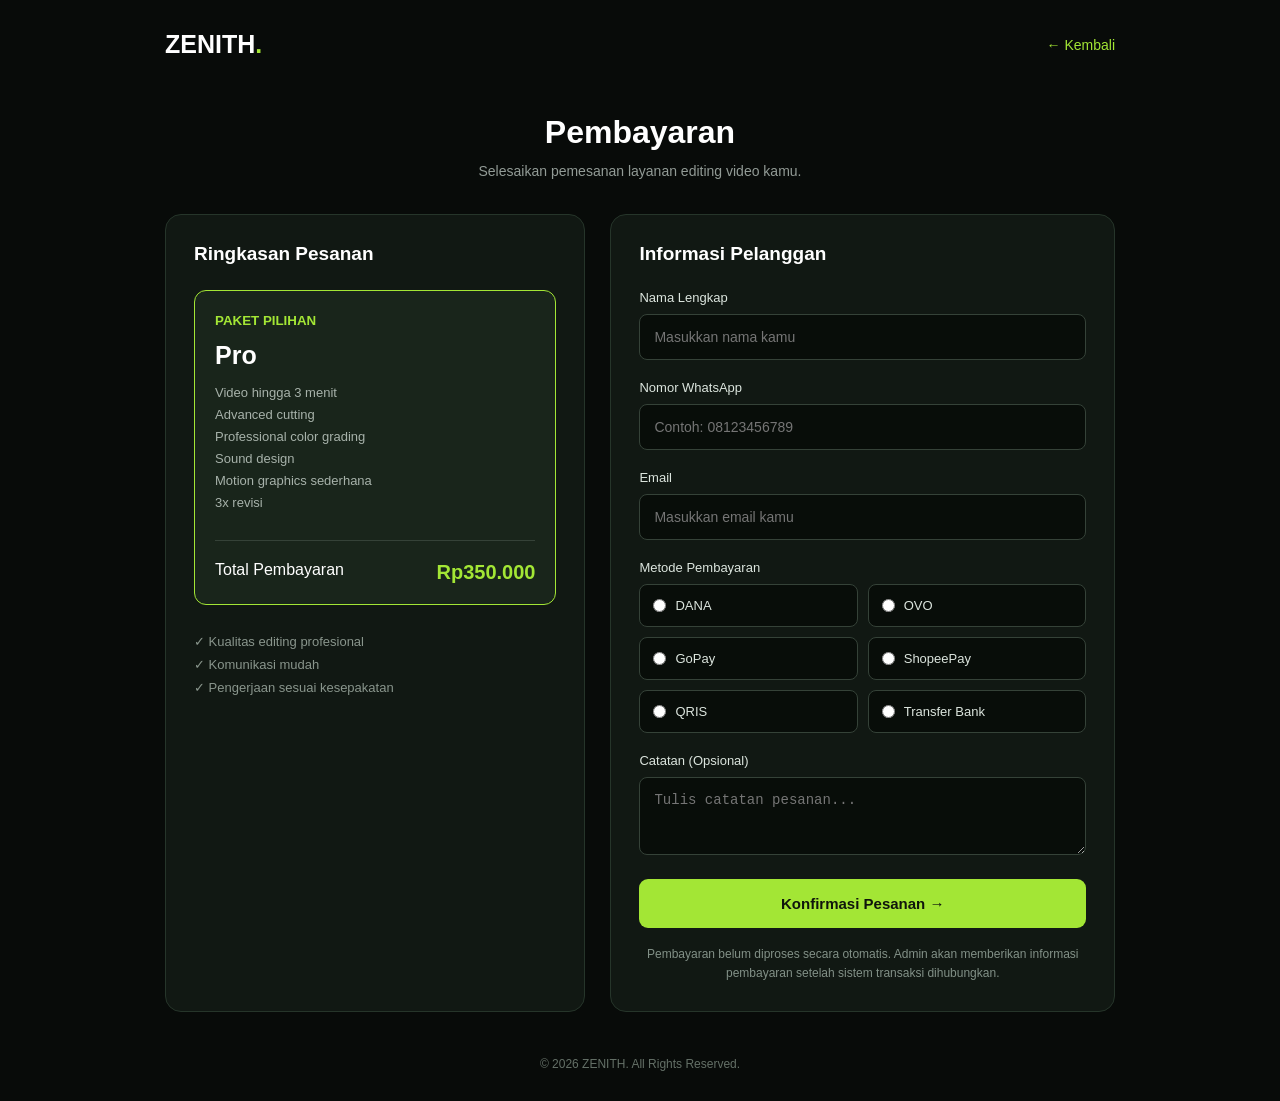
<file: checkout.html>
<!DOCTYPE html>
<html lang="id">
<head>
<meta charset="UTF-8">
<meta name="viewport" content="width=device-width, initial-scale=1.0">
<title>Pembayaran Pro | ZENITH</title>

<style>
* {
    margin: 0;
    padding: 0;
    box-sizing: border-box;
}

body {
    background: #080b09;
    color: #ffffff;
    font-family: Arial, sans-serif;
    min-height: 100vh;
    padding: 30px 18px;
}

.container {
    max-width: 950px;
    margin: auto;
}

header {
    display: flex;
    justify-content: space-between;
    align-items: center;
    margin-bottom: 55px;
}

.logo {
    font-size: 25px;
    font-weight: bold;
    color: white;
}

.logo span {
    color: #a3e635;
}

.back {
    color: #a3e635;
    text-decoration: none;
    font-size: 14px;
}

.heading {
    text-align: center;
    margin-bottom: 35px;
}

.heading h1 {
    font-size: 32px;
    margin-bottom: 12px;
}

.heading p {
    color: #929b96;
    font-size: 14px;
}

.checkout {
    display: grid;
    grid-template-columns: 1fr 1.2fr;
    gap: 25px;
}

.card {
    background: #111813;
    border: 1px solid #26352a;
    border-radius: 16px;
    padding: 28px;
}

.card h2 {
    font-size: 19px;
    margin-bottom: 25px;
}

.package {
    background: #19251b;
    border: 1px solid #a3e635;
    border-radius: 12px;
    padding: 20px;
}

.package small {
    color: #a3e635;
    font-weight: bold;
}

.package h3 {
    font-size: 25px;
    margin: 12px 0;
}

.package p {
    color: #a7b2aa;
    font-size: 13px;
    line-height: 1.7;
}

.price {
    display: flex;
    justify-content: space-between;
    margin-top: 25px;
    padding-top: 20px;
    border-top: 1px solid #354238;
}

.price strong {
    color: #a3e635;
    font-size: 20px;
}

.info {
    margin-top: 25px;
    color: #89958c;
    font-size: 13px;
    line-height: 1.8;
}

label {
    display: block;
    font-size: 13px;
    margin-bottom: 9px;
    color: #dce5de;
}

input, select, textarea {
    width: 100%;
    padding: 14px;
    margin-bottom: 20px;
    background: #080d09;
    color: white;
    border: 1px solid #354238;
    border-radius: 8px;
    outline: none;
    font-size: 14px;
}

input:focus, select:focus, textarea:focus {
    border-color: #a3e635;
}

select option {
    background: #111813;
}

.payment-options {
    display: grid;
    grid-template-columns: 1fr 1fr;
    gap: 10px;
    margin-bottom: 20px;
}

.payment-option {
    display: flex;
    align-items: center;
    gap: 9px;
    background: #080d09;
    border: 1px solid #354238;
    border-radius: 8px;
    padding: 13px;
    cursor: pointer;
    margin: 0;
}

.payment-option:has(input:checked) {
    border-color: #a3e635;
    background: #19251b;
}

.payment-option input {
    width: auto;
    margin: 0;
    accent-color: #a3e635;
}

button {
    width: 100%;
    padding: 16px;
    background: #a3e635;
    color: #10150c;
    border: none;
    border-radius: 9px;
    font-size: 15px;
    font-weight: bold;
    cursor: pointer;
}

button:hover {
    background: #b9f45b;
}

.note {
    color: #829087;
    font-size: 12px;
    text-align: center;
    margin-top: 17px;
    line-height: 1.6;
}

#result {
    display: none;
    margin-top: 20px;
    padding: 16px;
    background: #19251b;
    border: 1px solid #a3e635;
    border-radius: 10px;
    color: #d9f99d;
    line-height: 1.7;
    font-size: 14px;
}

footer {
    text-align: center;
    margin-top: 45px;
    color: #647067;
    font-size: 12px;
}

@media(max-width: 700px) {
    .checkout {
        grid-template-columns: 1fr;
    }

    .heading h1 {
        font-size: 26px;
    }
}
</style>
</head>

<body>

<div class="container">

<header>
    <div class="logo">ZENITH<span>.</span></div>
    <a href="index.html#pricing" class="back">← Kembali</a>
</header>

<div class="heading">
    <h1>Pembayaran</h1>
    <p>Selesaikan pemesanan layanan editing video kamu.</p>
</div>

<div class="checkout">

    <div class="card">
        <h2>Ringkasan Pesanan</h2>

        <div class="package">
            <small>PAKET PILIHAN</small>
            <h3 id="packageName">Pro</h3>

            <p>
                Video hingga 3 menit<br>
                Advanced cutting<br>
                Professional color grading<br>
                Sound design<br>
                Motion graphics sederhana<br>
                3x revisi
            </p>

            <div class="price">
                <span>Total Pembayaran</span>
                <strong id="packagePrice">Rp350.000</strong>
            </div>
        </div>

        <div class="info">
            ✓ Kualitas editing profesional<br>
            ✓ Komunikasi mudah<br>
            ✓ Pengerjaan sesuai kesepakatan
        </div>
    </div>

    <div class="card">
        <h2>Informasi Pelanggan</h2>

        <form id="orderForm">

            <label>Nama Lengkap</label>
            <input type="text" id="nama"
                placeholder="Masukkan nama kamu" required>

            <label>Nomor WhatsApp</label>
            <input type="tel" id="wa"
                placeholder="Contoh: 08123456789" required>

            <label>Email</label>
            <input type="email" id="email"
                placeholder="Masukkan email kamu" required>

            <label>Metode Pembayaran</label>

            <div class="payment-options">
                <label class="payment-option">
                    <input type="radio" name="metode" value="DANA" required>
                    DANA
                </label>

                <label class="payment-option">
                    <input type="radio" name="metode" value="OVO">
                    OVO
                </label>

                <label class="payment-option">
                    <input type="radio" name="metode" value="GoPay">
                    GoPay
                </label>

                <label class="payment-option">
                    <input type="radio" name="metode" value="ShopeePay">
                    ShopeePay
                </label>

                <label class="payment-option">
                    <input type="radio" name="metode" value="QRIS">
                    QRIS
                </label>

                <label class="payment-option">
                    <input type="radio" name="metode" value="Transfer Bank">
                    Transfer Bank
                </label>
            </div>

            <label>Catatan (Opsional)</label>
            <textarea id="catatan"
                rows="3"
                placeholder="Tulis catatan pesanan..."></textarea>

            <button type="submit">
                Konfirmasi Pesanan →
            </button>

            <p class="note">
                Pembayaran belum diproses secara otomatis.
                Admin akan memberikan informasi pembayaran
                setelah sistem transaksi dihubungkan.
            </p>

        </form>

        <div id="result"></div>
    </div>

</div>

<footer>
    © 2026 ZENITH. All Rights Reserved.
</footer>

</div>

<script>
const params = new URLSearchParams(window.location.search);
const paket = params.get("paket") || "pro";

const paketData = {
    starter: {
        nama: "Starter",
        harga: 150000
    },
    pro: {
        nama: "Pro",
        harga: 350000
    }
};

const pilihan = paketData[paket.toLowerCase()] || paketData.pro;

document.getElementById("packageName").textContent = pilihan.nama;
document.getElementById("packagePrice").textContent =
    "Rp" + pilihan.harga.toLocaleString("id-ID");

document.getElementById("orderForm").addEventListener("submit", function(e) {
    e.preventDefault();

    const nama = document.getElementById("nama").value;
    const wa = document.getElementById("wa").value;
    const email = document.getElementById("email").value;
    const metode = document.querySelector('input[name="metode"]:checked').value;
    const catatan = document.getElementById("catatan").value;

    const result = document.getElementById("result");

    result.style.display = "block";
    result.innerHTML = `
        <strong>Pesanan berhasil disiapkan!</strong><br><br>
        Nama: ${escapeHTML(nama)}<br>
        Paket: ${pilihan.nama}<br>
        Harga: Rp${pilihan.harga.toLocaleString("id-ID")}<br>
        WhatsApp: ${escapeHTML(wa)}<br>
        Email: ${escapeHTML(email)}<br>
        Metode: ${escapeHTML(metode)}<br>
        Catatan: ${escapeHTML(catatan || "-")}<br><br>
        Ini masih tahap demo. Belum ada pembayaran
        atau pengiriman pesanan ke server.
    `;

    result.scrollIntoView({behavior: "smooth"});
});

function escapeHTML(value) {
    return value.replace(/[&<>"']/g, function(char) {
        return {
            "&": "&amp;",
            "<": "&lt;",
            ">": "&gt;",
            '"': "&quot;",
            "'": "&#039;"
        }[char];
    });
}
</script>

</body>
</html>
</file>
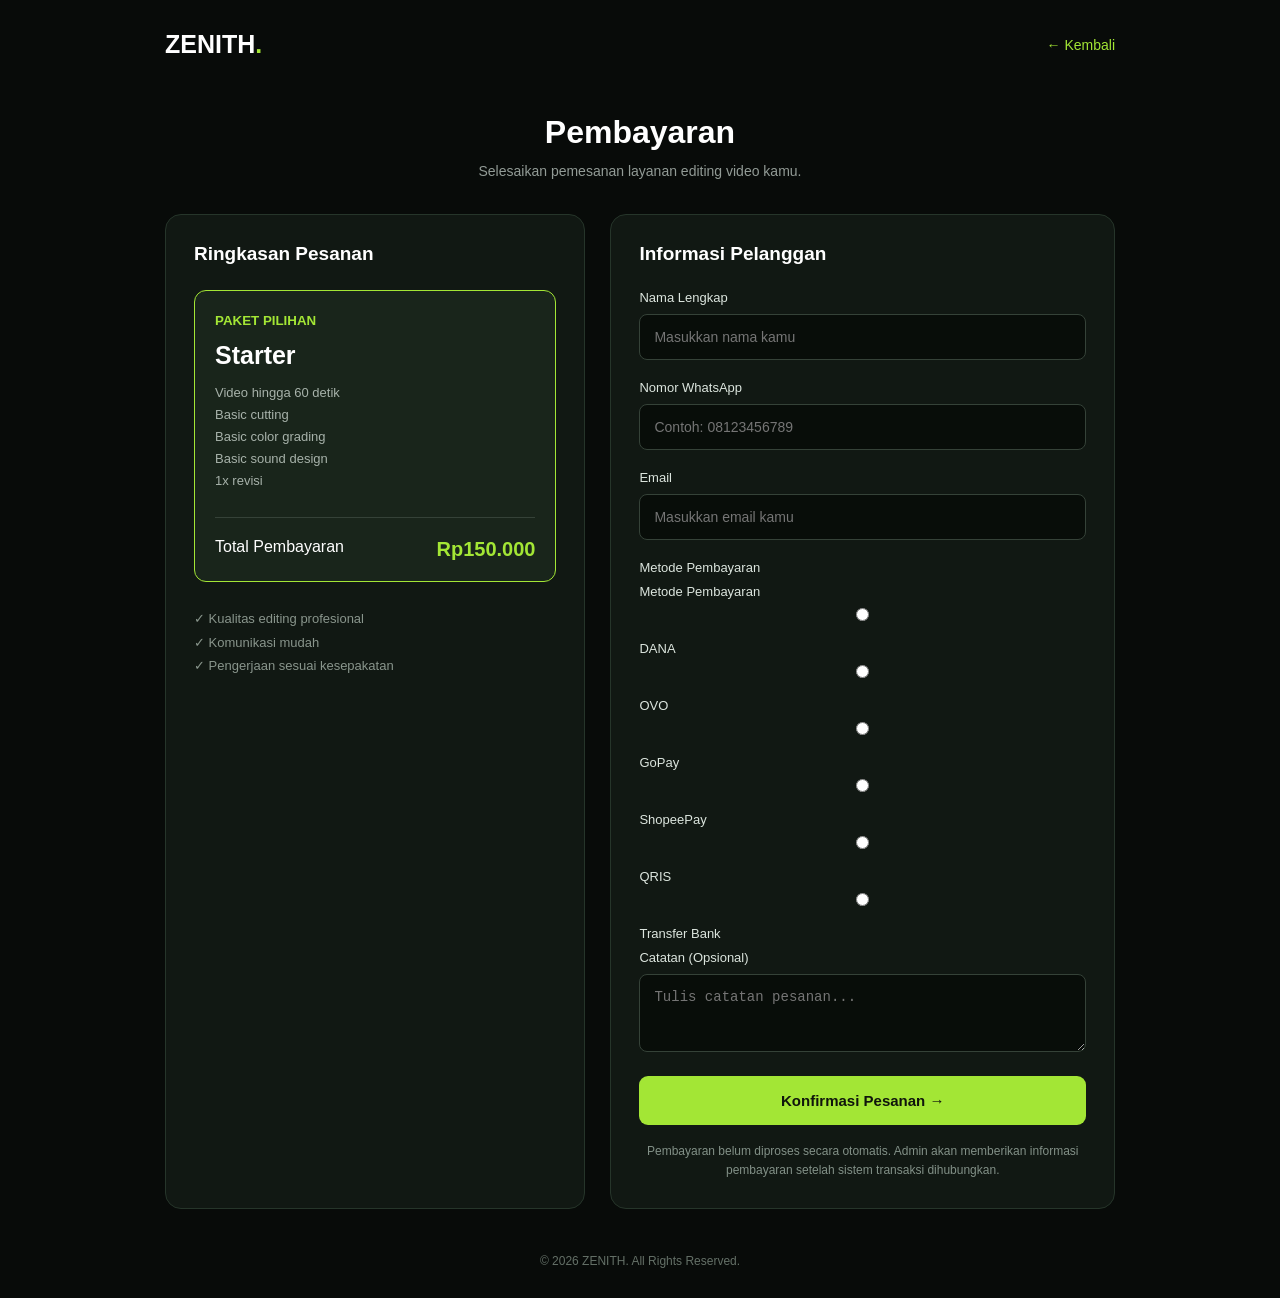
<file: checkout2.html>
<!DOCTYPE html>
<html lang="id">
<head>
<meta charset="UTF-8">
<meta name="viewport" content="width=device-width, initial-scale=1.0">
<title>Pembayaran | ZENITH</title>

<style>
* {
    margin: 0;
    padding: 0;
    box-sizing: border-box;
}

body {
    background: #080b09;
    color: #ffffff;
    font-family: Arial, sans-serif;
    min-height: 100vh;
    padding: 30px 18px;
}

.container {
    max-width: 950px;
    margin: auto;
}

header {
    display: flex;
    justify-content: space-between;
    align-items: center;
    margin-bottom: 55px;
}

.logo {
    font-size: 25px;
    font-weight: bold;
    color: white;
}

.logo span {
    color: #a3e635;
}

.back {
    color: #a3e635;
    text-decoration: none;
    font-size: 14px;
}

.heading {
    text-align: center;
    margin-bottom: 35px;
}

.heading h1 {
    font-size: 32px;
    margin-bottom: 12px;
}

.heading p {
    color: #929b96;
    font-size: 14px;
}

.checkout {
    display: grid;
    grid-template-columns: 1fr 1.2fr;
    gap: 25px;
}

.card {
    background: #111813;
    border: 1px solid #26352a;
    border-radius: 16px;
    padding: 28px;
}

.card h2 {
    font-size: 19px;
    margin-bottom: 25px;
}

.package {
    background: #19251b;
    border: 1px solid #a3e635;
    border-radius: 12px;
    padding: 20px;
}

.package small {
    color: #a3e635;
    font-weight: bold;
}

.package h3 {
    font-size: 25px;
    margin: 12px 0;
}

.package p {
    color: #a7b2aa;
    font-size: 13px;
    line-height: 1.7;
}

.price {
    display: flex;
    justify-content: space-between;
    margin-top: 25px;
    padding-top: 20px;
    border-top: 1px solid #354238;
}

.price strong {
    color: #a3e635;
    font-size: 20px;
}

.info {
    margin-top: 25px;
    color: #89958c;
    font-size: 13px;
    line-height: 1.8;
}

label {
    display: block;
    font-size: 13px;
    margin-bottom: 9px;
    color: #dce5de;
}

input, select, textarea {
    width: 100%;
    padding: 14px;
    margin-bottom: 20px;
    background: #080d09;
    color: white;
    border: 1px solid #354238;
    border-radius: 8px;
    outline: none;
    font-size: 14px;
}

input:focus, select:focus, textarea:focus {
    border-color: #a3e635;
}

select option {
    background: #111813;
}

button {
    width: 100%;
    padding: 16px;
    background: #a3e635;
    color: #10150c;
    border: none;
    border-radius: 9px;
    font-size: 15px;
    font-weight: bold;
    cursor: pointer;
}

button:hover {
    background: #b9f45b;
}

.note {
    color: #829087;
    font-size: 12px;
    text-align: center;
    margin-top: 17px;
    line-height: 1.6;
}

#result {
    display: none;
    margin-top: 20px;
    padding: 16px;
    background: #19251b;
    border: 1px solid #a3e635;
    border-radius: 10px;
    color: #d9f99d;
    line-height: 1.7;
    font-size: 14px;
}

footer {
    text-align: center;
    margin-top: 45px;
    color: #647067;
    font-size: 12px;
}

@media(max-width: 700px) {
    .checkout {
        grid-template-columns: 1fr;
    }

    .heading h1 {
        font-size: 26px;
    }
}
</style>
</head>

<body>

<div class="container">

<header>
    <div class="logo">ZENITH<span>.</span></div>
    <a href="index.html#pricing" class="back">← Kembali</a>
</header>

<div class="heading">
    <h1>Pembayaran</h1>
    <p>Selesaikan pemesanan layanan editing video kamu.</p>
</div>

<div class="checkout">

    <div class="card">
        <h2>Ringkasan Pesanan</h2>

        <div class="package">
            <small>PAKET PILIHAN</small>
            <h3 id="packageName">Starter</h3>
            <p>
                Video hingga 60 detik<br>
                Basic cutting<br>
                Basic color grading<br>
                Basic sound design<br>
                1x revisi
            </p>

            <div class="price">
                <span>Total Pembayaran</span>
                <strong id="packagePrice">Rp150.000</strong>
            </div>
        </div>

        <div class="info">
            ✓ Kualitas editing profesional<br>
            ✓ Komunikasi mudah<br>
            ✓ Pengerjaan sesuai kesepakatan
        </div>
    </div>

    <div class="card">
        <h2>Informasi Pelanggan</h2>

        <form id="orderForm">

            <label>Nama Lengkap</label>
            <input type="text" id="nama"
                placeholder="Masukkan nama kamu" required>

            <label>Nomor WhatsApp</label>
            <input type="tel" id="wa"
                placeholder="Contoh: 08123456789" required>

            <label>Email</label>
            <input type="email" id="email"
                placeholder="Masukkan email kamu" required>

            <label>Metode Pembayaran</label>
         <label>Metode Pembayaran</label>

<div class="payment-options">
    <label class="payment-option">
        <input type="radio" name="metode" value="DANA" required>
        DANA
    </label>

    <label class="payment-option">
        <input type="radio" name="metode" value="OVO">
        OVO
    </label>

    <label class="payment-option">
        <input type="radio" name="metode" value="GoPay">
        GoPay
    </label>

    <label class="payment-option">
        <input type="radio" name="metode" value="ShopeePay">
        ShopeePay
    </label>

    <label class="payment-option">
        <input type="radio" name="metode" value="QRIS">
        QRIS
    </label>

    <label class="payment-option">
        <input type="radio" name="metode" value="Transfer Bank">
        Transfer Bank
    </label>
</div>

            <label>Catatan (Opsional)</label>
            <textarea id="catatan"
                rows="3"
                placeholder="Tulis catatan pesanan..."></textarea>

            <button type="submit">
                Konfirmasi Pesanan →
            </button>

            <p class="note">
                Pembayaran belum diproses secara otomatis.
                Admin akan memberikan informasi pembayaran
                setelah sistem transaksi dihubungkan.
            </p>

        </form>

        <div id="result"></div>
    </div>

</div>

<footer>
    © 2026 ZENITH. All Rights Reserved.
</footer>

</div>

<script>
const params = new URLSearchParams(window.location.search);
const paket = params.get("paket") || "starter";

const paketData = {
    starter: {
        nama: "Starter",
        harga: 150000
    },
    pro: {
        nama: "Pro",
        harga: 350000
    }
};

const pilihan = paketData[paket.toLowerCase()] || paketData.starter;

document.getElementById("packageName").textContent = pilihan.nama;
document.getElementById("packagePrice").textContent =
    "Rp" + pilihan.harga.toLocaleString("id-ID");

document.getElementById("orderForm").addEventListener("submit", function(e) {
    e.preventDefault();

    const nama = document.getElementById("nama").value;
    const wa = document.getElementById("wa").value;
    const email = document.getElementById("email").value;
    const metode = document.getElementById("metode").value;

    const result = document.getElementById("result");

    result.style.display = "block";
    result.innerHTML = `
        <strong>Pesanan berhasil disiapkan!</strong><br><br>
        Nama: ${escapeHTML(nama)}<br>
        Paket: ${pilihan.nama}<br>
        Harga: Rp${pilihan.harga.toLocaleString("id-ID")}<br>
        WhatsApp: ${escapeHTML(wa)}<br>
        Email: ${escapeHTML(email)}<br>
        Metode: ${escapeHTML(metode)}<br><br>
        Ini masih tahap demo. Belum ada pembayaran
        atau pengiriman pesanan ke server.
    `;

    result.scrollIntoView({behavior: "smooth"});
});

function escapeHTML(value) {
    return value.replace(/[&<>"']/g, function(char) {
        return {
            "&": "&amp;",
            "<": "&lt;",
            ">": "&gt;",
            '"': "&quot;",
            "'": "&#039;"
        }[char];
    });
}
</script>

</body>
</html>
</file>
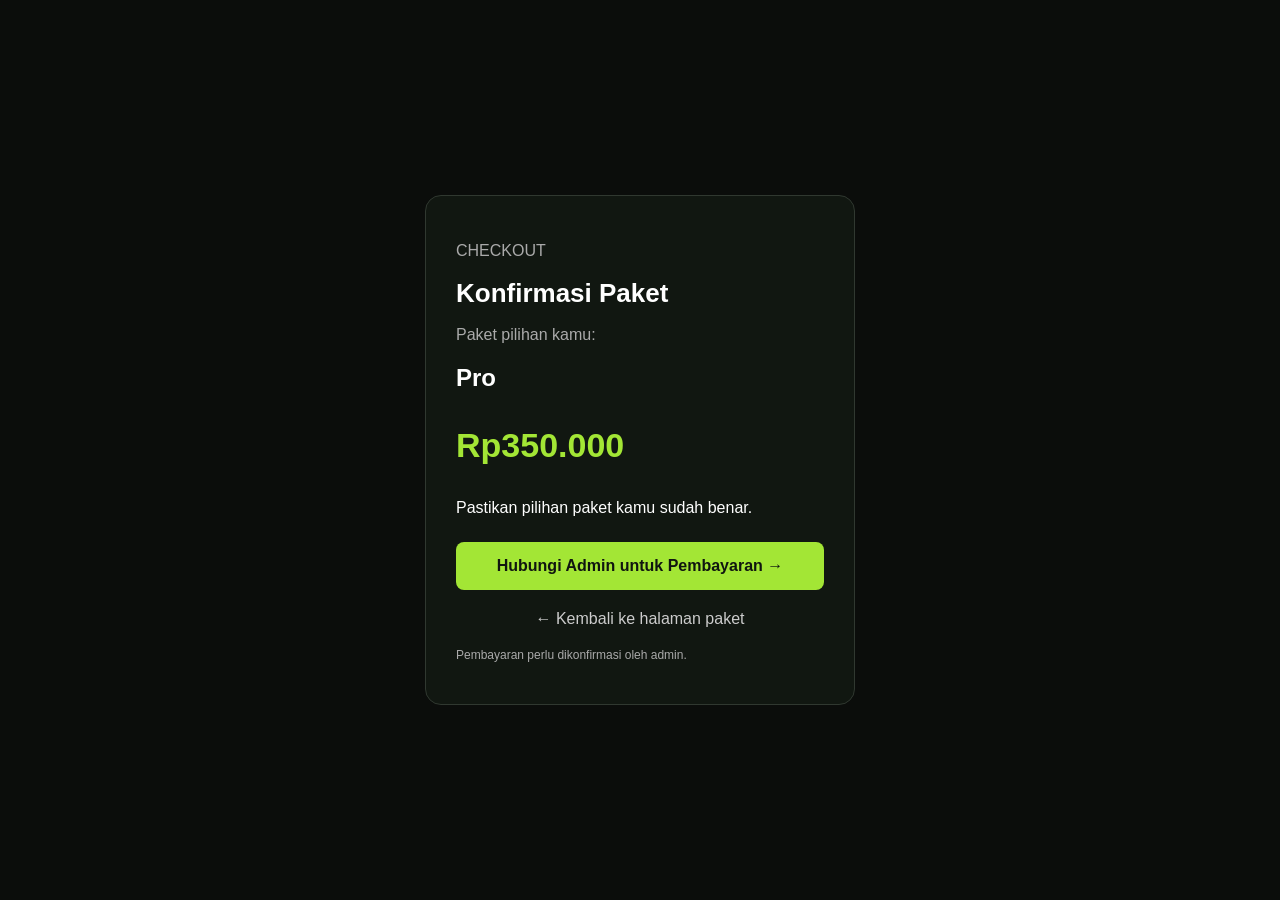
<file: chekout.html>
<!DOCTYPE html>
<html lang="id">
<head>
  <meta charset="UTF-8">
  <meta name="viewport" content="width=device-width, initial-scale=1.0">
  <title>Checkout Paket</title>
  <style>
    * { box-sizing: border-box; }

    body {
      margin: 0;
      min-height: 100vh;
      display: flex;
      align-items: center;
      justify-content: center;
      background: #0b0d0b;
      color: white;
      font-family: Arial, sans-serif;
      padding: 20px;
    }

    .checkout {
      width: 100%;
      max-width: 430px;
      padding: 30px;
      background: #111711;
      border: 1px solid #303830;
      border-radius: 16px;
    }

    h1 { font-size: 26px; }

    .label { color: #aaa; }

    .price {
      color: #a3e635;
      font-size: 34px;
      font-weight: bold;
    }

    .pay {
      display: block;
      margin-top: 25px;
      padding: 15px;
      background: #a3e635;
      color: #101510;
      text-align: center;
      text-decoration: none;
      font-weight: bold;
      border-radius: 8px;
    }

    .back {
      display: block;
      margin-top: 20px;
      color: #ccc;
      text-align: center;
      text-decoration: none;
    }
  </style>
</head>
<body>
  <main class="checkout">
    <p class="label">CHECKOUT</p>
    <h1>Konfirmasi Paket</h1>
    <p class="label">Paket pilihan kamu:</p>

    <h2 id="nama">Pro</h2>
    <p class="price" id="harga">Rp350.000</p>

    <p>Pastikan pilihan paket kamu sudah benar.</p>

    <a class="pay" href="mailto:admin@contoh.com?subject=Pesanan%20Paket"
       id="bayar">Hubungi Admin untuk Pembayaran →</a>

    <a class="back" href="index.html">← Kembali ke halaman paket</a>

    <p class="label" style="font-size:12px;margin-top:20px">
      Pembayaran perlu dikonfirmasi oleh admin.
    </p>
  </main>

  <script>
    const params = new URLSearchParams(location.search);
    const paket = (params.get("paket") || "pro").toLowerCase();

    const daftar = {
      starter: { nama: "Starter", harga: 150000 },
      pro: { nama: "Pro", harga: 350000 }
    };

    const pilihan = daftar[paket] || daftar.pro;

    document.getElementById("nama").textContent = pilihan.nama;
    document.getElementById("harga").textContent =
      "Rp" + pilihan.harga.toLocaleString("id-ID");
  </script>
</body>
</html>
</file>
